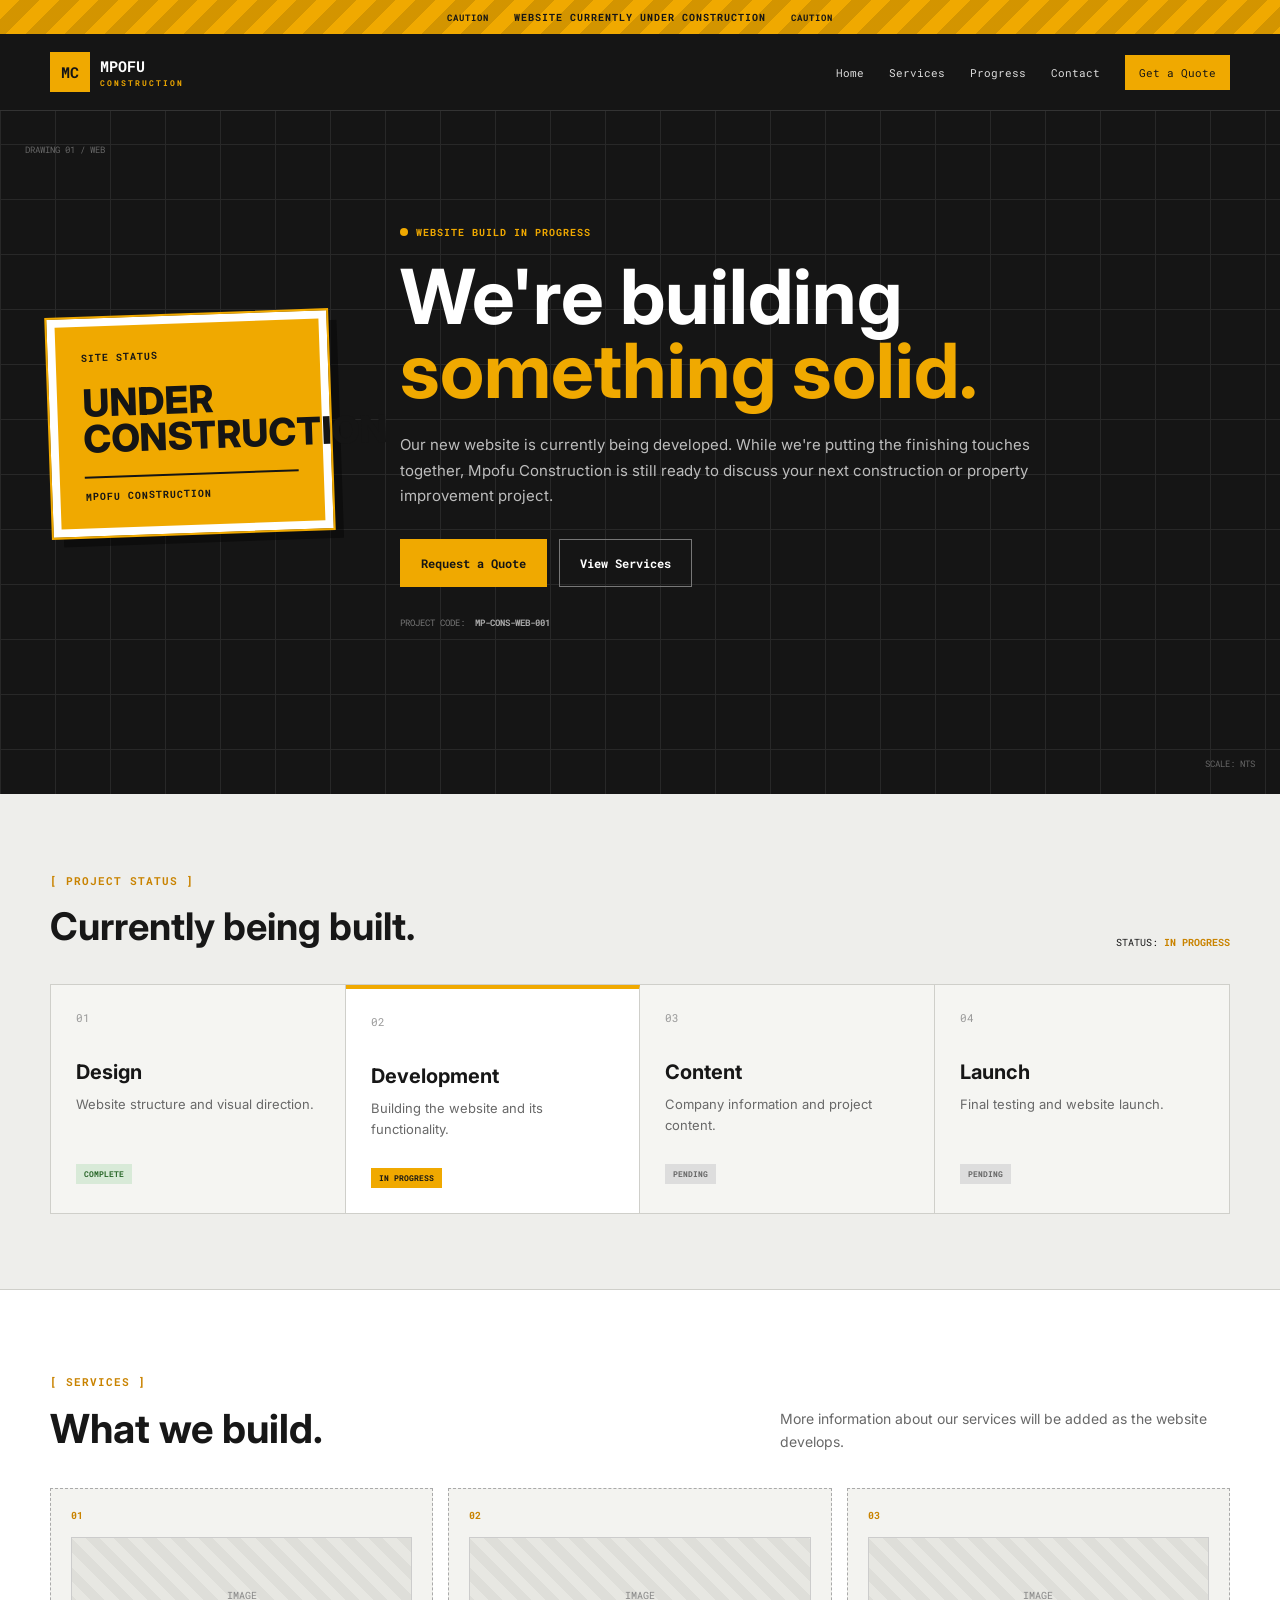
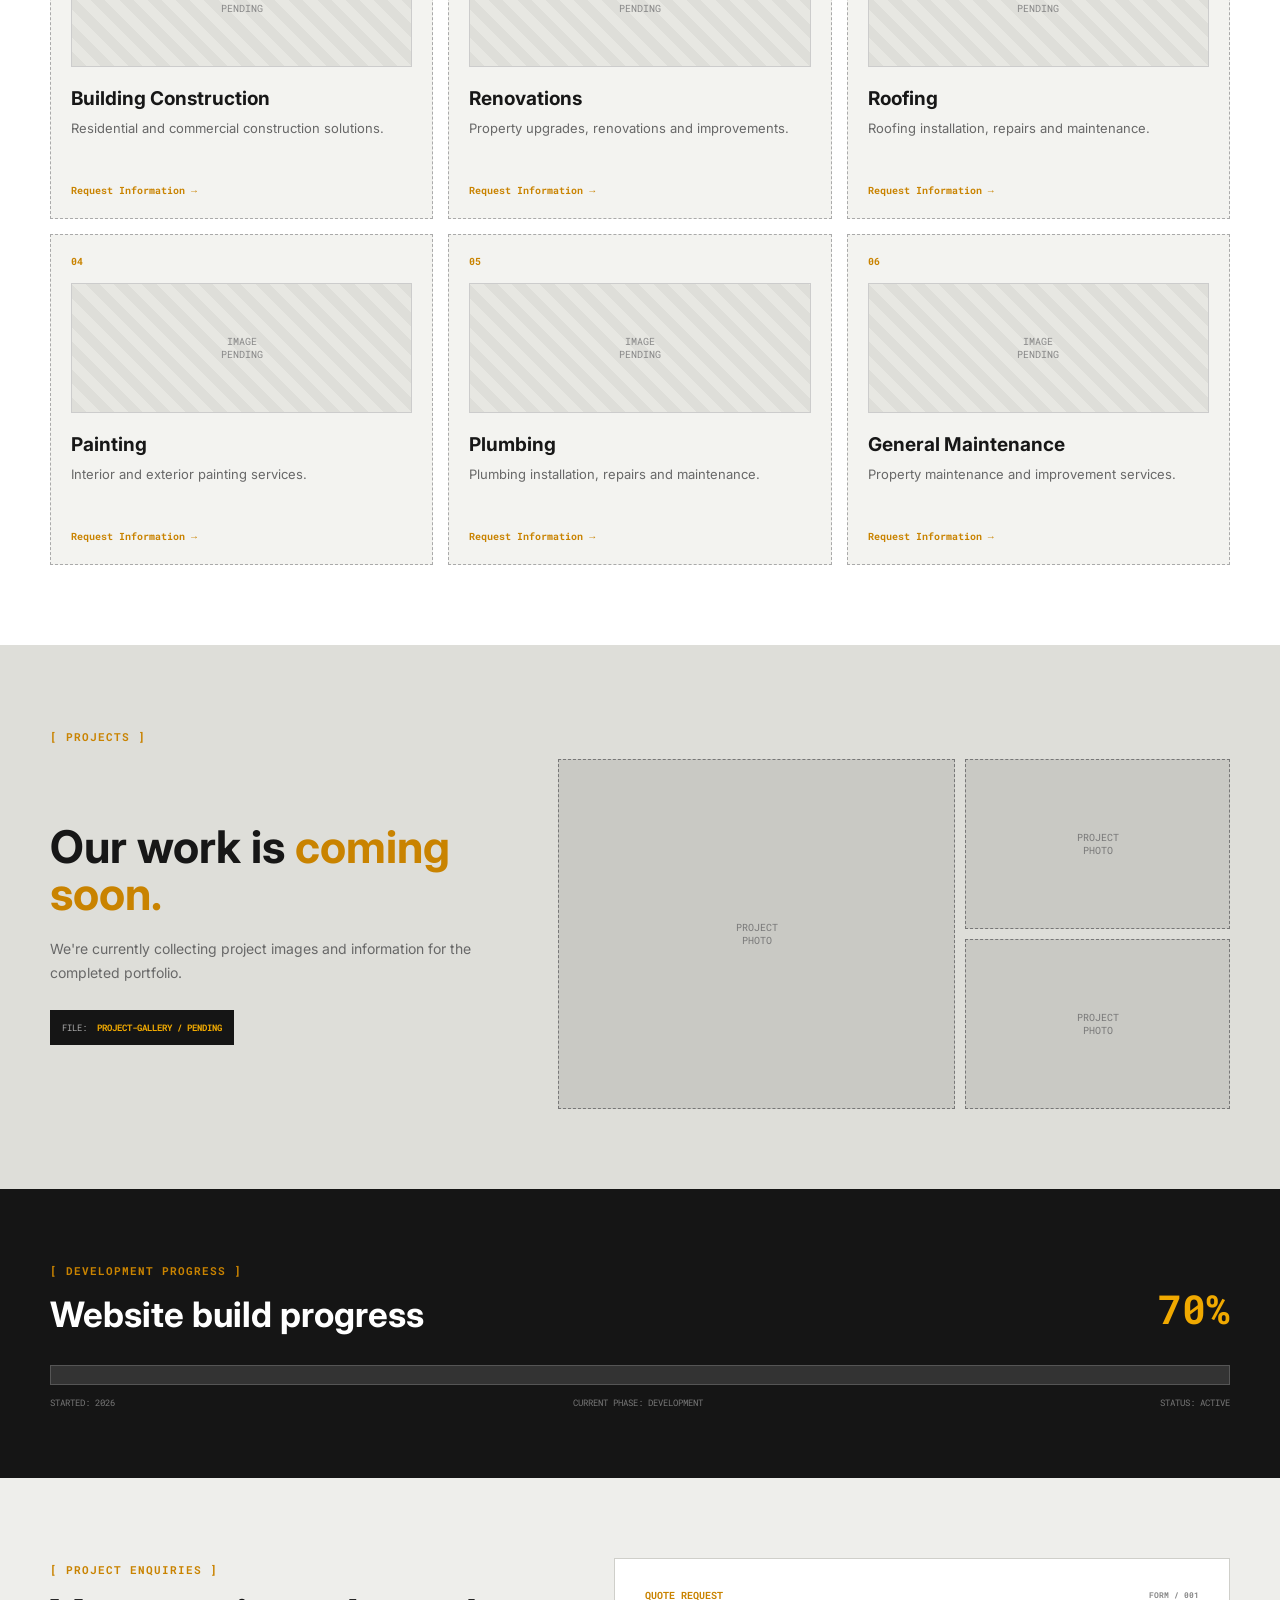
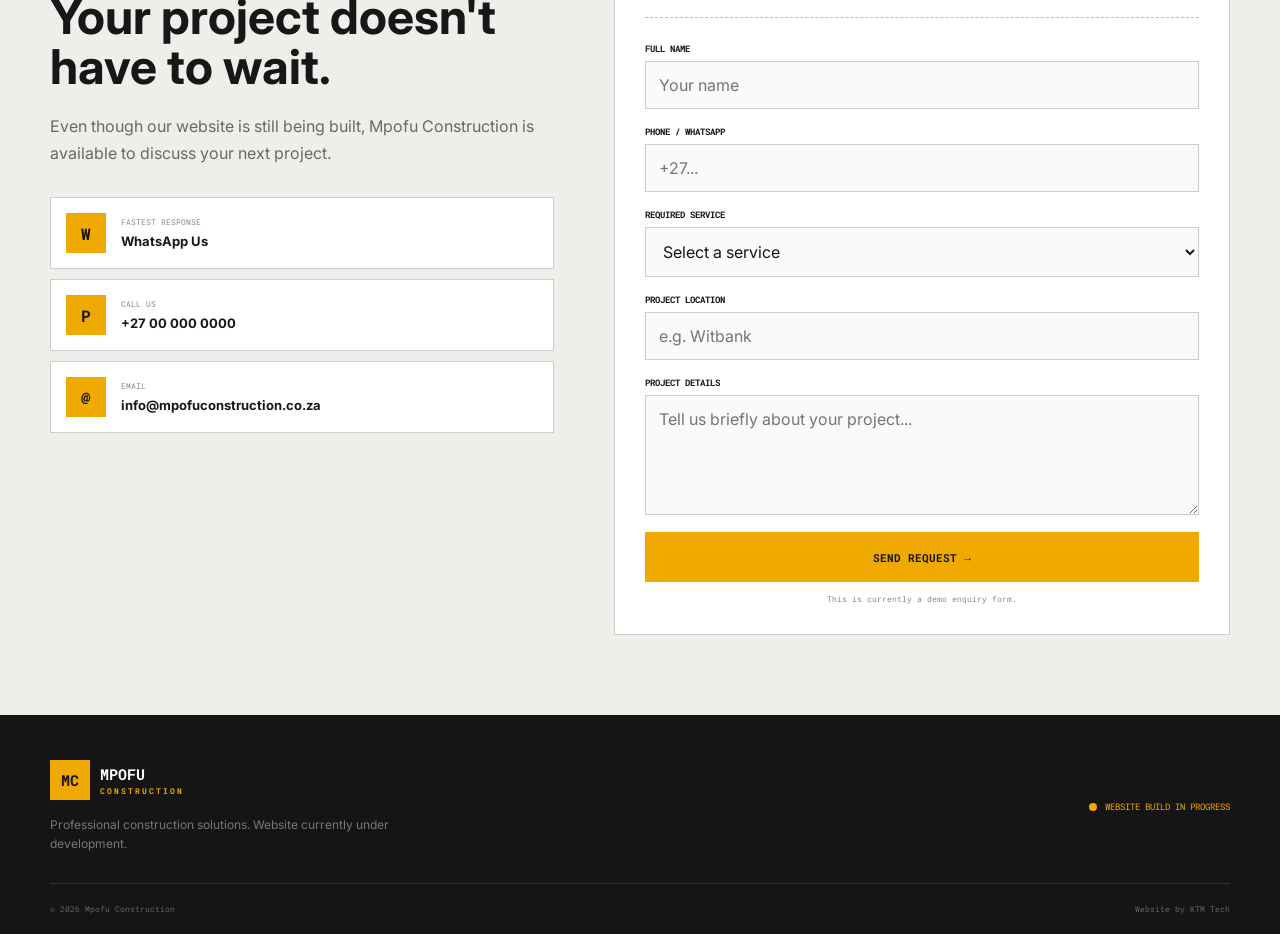
<file: index.html>
<!DOCTYPE html>
<html lang="en">

<head>

    <meta charset="UTF-8">
    <meta name="viewport" content="width=device-width, initial-scale=1.0">

    <title>Mpofu Construction | Website Under Construction</title>

    <meta
        name="description"
        content="Mpofu Construction - Professional construction and property improvement services in South Africa."
    >

    <link rel="preconnect" href="https://fonts.googleapis.com">
    <link rel="preconnect" href="https://fonts.gstatic.com" crossorigin>

    <link
        href="https://fonts.googleapis.com/css2?family=Inter:wght@400;500;600;700;800&family=Roboto+Mono:wght@400;500;600;700&display=swap"
        rel="stylesheet"
    >

    <link rel="stylesheet" href="Testing/styles.css">

</head>


<body>


    <!-- =====================================================
         TOP WARNING STRIP
    ====================================================== -->

    <div class="warning-strip">

        <div class="warning-pattern"></div>

        <div class="warning-content">

            <span>CAUTION</span>

            <p>
                WEBSITE CURRENTLY UNDER CONSTRUCTION
            </p>

            <span>CAUTION</span>

        </div>

    </div>


    <!-- =====================================================
         NAVIGATION
    ====================================================== -->

    <header class="navbar" id="navbar">

        <div class="container nav-inner">

            <a href="#home" class="logo">

                <div class="logo-mark">
                    MC
                </div>

                <div class="logo-text">
                    MPOFU
                    <span>CONSTRUCTION</span>
                </div>

            </a>


            <nav class="nav-links" id="navLinks">

                <a href="#home">Home</a>
                <a href="#services">Services</a>
                <a href="#progress">Progress</a>
                <a href="#contact">Contact</a>

                <a href="#contact" class="nav-cta">
                    Get a Quote
                </a>

            </nav>


            <button
                class="menu-btn"
                id="menuBtn"
                aria-label="Open navigation"
            >
                ☰
            </button>

        </div>

    </header>


    <!-- =====================================================
         MAIN
    ====================================================== -->

    <main>


        <!-- =================================================
             HERO / UNDER CONSTRUCTION
        ================================================== -->

        <section class="construction-hero" id="home">

            <div class="blueprint-grid"></div>

            <div class="container hero-container">

                <div class="construction-sign">

                    <div class="sign-top">
                        SITE STATUS
                    </div>

                    <div class="sign-main">
                        UNDER
                        <br>
                        CONSTRUCTION
                    </div>

                    <div class="sign-bottom">
                        MPOFU CONSTRUCTION
                    </div>

                </div>


                <div class="hero-content">

                    <div class="eyebrow">

                        <span class="status-dot"></span>

                        WEBSITE BUILD IN PROGRESS

                    </div>


                    <h1>
                        We're building
                        <span>something solid.</span>
                    </h1>


                    <p>
                        Our new website is currently being developed.
                        While we're putting the finishing touches together,
                        Mpofu Construction is still ready to discuss your
                        next construction or property improvement project.
                    </p>


                    <div class="hero-buttons">

                        <a
                            href="#contact"
                            class="button button-primary"
                        >
                            Request a Quote
                        </a>

                        <a
                            href="#services"
                            class="button button-secondary"
                        >
                            View Services
                        </a>

                    </div>


                    <div class="hero-note">

                        <span>PROJECT CODE:</span>

                        <strong>MP-CONS-WEB-001</strong>

                    </div>

                </div>

            </div>


            <div class="blueprint-label label-top-left">
                DRAWING 01 / WEB
            </div>

            <div class="blueprint-label label-bottom-right">
                SCALE: NTS
            </div>

        </section>


        <!-- =================================================
             COMPANY STATUS
        ================================================== -->

        <section class="status-section">

            <div class="container">

                <div class="section-heading-row">

                    <div>

                        <div class="section-tag">
                            PROJECT STATUS
                        </div>

                        <h2>
                            Currently being built.
                        </h2>

                    </div>

                    <div class="status-code">
                        STATUS: <strong>IN PROGRESS</strong>
                    </div>

                </div>


                <div class="status-grid">

                    <div class="status-card">

                        <span class="status-number">
                            01
                        </span>

                        <h3>
                            Design
                        </h3>

                        <p>
                            Website structure and visual direction.
                        </p>

                        <span class="complete">
                            COMPLETE
                        </span>

                    </div>


                    <div class="status-card active">

                        <span class="status-number">
                            02
                        </span>

                        <h3>
                            Development
                        </h3>

                        <p>
                            Building the website and its functionality.
                        </p>

                        <span class="building">
                            IN PROGRESS
                        </span>

                    </div>


                    <div class="status-card">

                        <span class="status-number">
                            03
                        </span>

                        <h3>
                            Content
                        </h3>

                        <p>
                            Company information and project content.
                        </p>

                        <span class="pending">
                            PENDING
                        </span>

                    </div>


                    <div class="status-card">

                        <span class="status-number">
                            04
                        </span>

                        <h3>
                            Launch
                        </h3>

                        <p>
                            Final testing and website launch.
                        </p>

                        <span class="pending">
                            PENDING
                        </span>

                    </div>

                </div>

            </div>

        </section>


        <!-- =================================================
             SERVICES
        ================================================== -->

        <section class="services-section" id="services">

            <div class="container">

                <div class="section-tag">
                    SERVICES
                </div>

                <div class="services-heading">

                    <h2>
                        What we build.
                    </h2>

                    <p>
                        More information about our services will be
                        added as the website develops.
                    </p>

                </div>


                <div class="service-grid">


                    <article class="service-box">

                        <div class="service-number">
                            01
                        </div>

                        <div class="placeholder-image">
                            <span>
                                IMAGE<br>
                                PENDING
                            </span>
                        </div>

                        <h3>
                            Building Construction
                        </h3>

                        <p>
                            Residential and commercial construction
                            solutions.
                        </p>

                        <a href="#contact">
                            Request Information →
                        </a>

                    </article>


                    <article class="service-box">

                        <div class="service-number">
                            02
                        </div>

                        <div class="placeholder-image">
                            <span>
                                IMAGE<br>
                                PENDING
                            </span>
                        </div>

                        <h3>
                            Renovations
                        </h3>

                        <p>
                            Property upgrades, renovations and
                            improvements.
                        </p>

                        <a href="#contact">
                            Request Information →
                        </a>

                    </article>


                    <article class="service-box">

                        <div class="service-number">
                            03
                        </div>

                        <div class="placeholder-image">
                            <span>
                                IMAGE<br>
                                PENDING
                            </span>
                        </div>

                        <h3>
                            Roofing
                        </h3>

                        <p>
                            Roofing installation, repairs and
                            maintenance.
                        </p>

                        <a href="#contact">
                            Request Information →
                        </a>

                    </article>


                    <article class="service-box">

                        <div class="service-number">
                            04
                        </div>

                        <div class="placeholder-image">
                            <span>
                                IMAGE<br>
                                PENDING
                            </span>
                        </div>

                        <h3>
                            Painting
                        </h3>

                        <p>
                            Interior and exterior painting services.
                        </p>

                        <a href="#contact">
                            Request Information →
                        </a>

                    </article>


                    <article class="service-box">

                        <div class="service-number">
                            05
                        </div>

                        <div class="placeholder-image">
                            <span>
                                IMAGE<br>
                                PENDING
                            </span>
                        </div>

                        <h3>
                            Plumbing
                        </h3>

                        <p>
                            Plumbing installation, repairs and
                            maintenance.
                        </p>

                        <a href="#contact">
                            Request Information →
                        </a>

                    </article>


                    <article class="service-box">

                        <div class="service-number">
                            06
                        </div>

                        <div class="placeholder-image">
                            <span>
                                IMAGE<br>
                                PENDING
                            </span>
                        </div>

                        <h3>
                            General Maintenance
                        </h3>

                        <p>
                            Property maintenance and improvement
                            services.
                        </p>

                        <a href="#contact">
                            Request Information →
                        </a>

                    </article>


                </div>

            </div>

        </section>


        <!-- =================================================
             PROJECT PLACEHOLDER
        ================================================== -->

        <section class="projects-section">

            <div class="container">

                <div class="section-tag">
                    PROJECTS
                </div>

                <div class="projects-layout">

                    <div class="project-intro">

                        <h2>
                            Our work is
                            <span>coming soon.</span>
                        </h2>

                        <p>
                            We're currently collecting project images
                            and information for the completed portfolio.
                        </p>

                        <div class="file-box">

                            <span>
                                FILE:
                            </span>

                            <strong>
                                PROJECT-GALLERY / PENDING
                            </strong>

                        </div>

                    </div>


                    <div class="project-placeholders">

                        <div class="project-placeholder large">
                            <span>
                                PROJECT<br>
                                PHOTO
                            </span>
                        </div>

                        <div class="project-placeholder">
                            <span>
                                PROJECT<br>
                                PHOTO
                            </span>
                        </div>

                        <div class="project-placeholder">
                            <span>
                                PROJECT<br>
                                PHOTO
                            </span>
                        </div>

                    </div>

                </div>

            </div>

        </section>


        <!-- =================================================
             PROGRESS
        ================================================== -->

        <section class="progress-section" id="progress">

            <div class="container progress-container">

                <div class="progress-header">

                    <div>

                        <div class="section-tag">
                            DEVELOPMENT PROGRESS
                        </div>

                        <h2>
                            Website build progress
                        </h2>

                    </div>

                    <strong class="progress-percentage">
                        70%
                    </strong>

                </div>


                <div class="progress-bar">

                    <div
                        class="progress-fill"
                        id="progressFill"
                    ></div>

                </div>


                <div class="progress-details">

                    <span>
                        STARTED: 2026
                    </span>

                    <span>
                        CURRENT PHASE: DEVELOPMENT
                    </span>

                    <span>
                        STATUS: ACTIVE
                    </span>

                </div>

            </div>

        </section>


        <!-- =================================================
             CONTACT / LEAD GENERATION
        ================================================== -->

        <section class="contact-section" id="contact">

            <div class="container contact-grid">


                <div class="contact-information">

                    <div class="section-tag">
                        PROJECT ENQUIRIES
                    </div>

                    <h2>
                        Your project
                        doesn't have to wait.
                    </h2>

                    <p>
                        Even though our website is still being built,
                        Mpofu Construction is available to discuss
                        your next project.
                    </p>


                    <div class="contact-options">

                        <a
                            href="https://wa.me/27000000000"
                            class="contact-option"
                            target="_blank"
                            rel="noopener noreferrer"
                        >

                            <span class="contact-option-icon">
                                W
                            </span>

                            <span>

                                <small>
                                    FASTEST RESPONSE
                                </small>

                                <strong>
                                    WhatsApp Us
                                </strong>

                            </span>

                        </a>


                        <a
                            href="tel:+27000000000"
                            class="contact-option"
                        >

                            <span class="contact-option-icon">
                                P
                            </span>

                            <span>

                                <small>
                                    CALL US
                                </small>

                                <strong>
                                    +27 00 000 0000
                                </strong>

                            </span>

                        </a>


                        <a
                            href="mailto:info@mpofuconstruction.co.za"
                            class="contact-option"
                        >

                            <span class="contact-option-icon">
                                @
                            </span>

                            <span>

                                <small>
                                    EMAIL
                                </small>

                                <strong>
                                    info@mpofuconstruction.co.za
                                </strong>

                            </span>

                        </a>

                    </div>

                </div>


                <form
                    class="quote-form"
                    id="quoteForm"
                >

                    <div class="form-header">

                        <span>
                            QUOTE REQUEST
                        </span>

                        <small>
                            FORM / 001
                        </small>

                    </div>


                    <div class="form-group">

                        <label for="name">
                            Full Name
                        </label>

                        <input
                            type="text"
                            id="name"
                            name="name"
                            placeholder="Your name"
                            required
                        >

                    </div>


                    <div class="form-group">

                        <label for="phone">
                            Phone / WhatsApp
                        </label>

                        <input
                            type="tel"
                            id="phone"
                            name="phone"
                            placeholder="+27..."
                            required
                        >

                    </div>


                    <div class="form-group">

                        <label for="service">
                            Required Service
                        </label>

                        <select
                            id="service"
                            name="service"
                        >

                            <option value="">
                                Select a service
                            </option>

                            <option value="Building Construction">
                                Building Construction
                            </option>

                            <option value="Renovations">
                                Renovations
                            </option>

                            <option value="Roofing">
                                Roofing
                            </option>

                            <option value="Painting">
                                Painting
                            </option>

                            <option value="Plumbing">
                                Plumbing
                            </option>

                            <option value="General Maintenance">
                                General Maintenance
                            </option>

                            <option value="Other">
                                Other
                            </option>

                        </select>

                    </div>


                    <div class="form-group">

                        <label for="location">
                            Project Location
                        </label>

                        <input
                            type="text"
                            id="location"
                            name="location"
                            placeholder="e.g. Witbank"
                        >

                    </div>


                    <div class="form-group">

                        <label for="message">
                            Project Details
                        </label>

                        <textarea
                            id="message"
                            name="message"
                            placeholder="Tell us briefly about your project..."
                            required
                        ></textarea>

                    </div>


                    <button
                        type="submit"
                        class="submit-button"
                    >
                        SEND REQUEST →
                    </button>


                    <p class="form-note">
                        This is currently a demo enquiry form.
                    </p>

                </form>

            </div>

        </section>


    </main>


    <!-- =====================================================
         FOOTER
    ====================================================== -->

    <footer>

        <div class="container footer-content">

            <div class="footer-brand">

                <a href="#home" class="logo">

                    <div class="logo-mark">
                        MC
                    </div>

                    <div class="logo-text">
                        MPOFU
                        <span>CONSTRUCTION</span>
                    </div>

                </a>

                <p>
                    Professional construction solutions.
                    Website currently under development.
                </p>

            </div>


            <div class="footer-status">

                <span class="status-dot"></span>

                WEBSITE BUILD IN PROGRESS

            </div>


            <div class="footer-bottom">

                <span>
                    © 2026 Mpofu Construction
                </span>

                <span>
                    Website by KTM Tech
                </span>

            </div>

        </div>

    </footer>


    <script src="Testing/scripts.js"></script>

</body>

</html>
</file>
<file: Testing/styles.css>
/* =========================================================
   MPOFU CONSTRUCTION
   WEBSITE UNDER CONSTRUCTION
========================================================= */


/* =========================================================
   RESET
========================================================= */

* {
    margin: 0;
    padding: 0;
    box-sizing: border-box;
}

html {
    scroll-behavior: smooth;
}

body {
    font-family: "Inter", sans-serif;
    background: #eeeeeb;
    color: #171717;
    overflow-x: hidden;
}

a {
    color: inherit;
    text-decoration: none;
}

button,
input,
textarea,
select {
    font: inherit;
}

img {
    width: 100%;
    display: block;
}


/* =========================================================
   VARIABLES
========================================================= */

:root {
    --black: #151515;
    --dark: #202020;
    --grey: #686868;
    --light-grey: #deded9;
    --background: #eeeeeb;
    --white: #ffffff;
    --yellow: #f0a900;
    --yellow-dark: #c98300;
    --red: #c93225;
    --border: #cfcfca;
    --container: 1180px;
}


/* =========================================================
   GENERAL
========================================================= */

.container {
    width: min(var(--container), calc(100% - 40px));
    margin: 0 auto;
}

.section-tag {
    display: inline-block;
    margin-bottom: 15px;
    color: var(--yellow-dark);
    font-family: "Roboto Mono", monospace;
    font-size: 11px;
    font-weight: 700;
    letter-spacing: 1px;
}

.section-tag::before {
    content: "[ ";
}

.section-tag::after {
    content: " ]";
}

h1,
h2,
h3 {
    font-weight: 700;
}

.button {
    display: inline-flex;
    align-items: center;
    justify-content: center;
    min-height: 48px;
    padding: 0 20px;
    border: 1px solid transparent;
    font-family: "Roboto Mono", monospace;
    font-size: 12px;
    font-weight: 700;
    transition: 0.2s ease;
}

.button-primary {
    background: var(--yellow);
    color: var(--black);
}

.button-primary:hover {
    background: var(--yellow-dark);
}

.button-secondary {
    border-color: #777;
    color: var(--white);
}

.button-secondary:hover {
    background: var(--white);
    color: var(--black);
}


/* =========================================================
   WARNING STRIP
========================================================= */

.warning-strip {
    position: relative;
    height: 34px;
    overflow: hidden;
    background: var(--yellow);
    color: var(--black);
}

.warning-pattern {
    position: absolute;
    inset: 0;
    background: repeating-linear-gradient(
        135deg,
        transparent 0,
        transparent 14px,
        rgba(0, 0, 0, 0.12) 14px,
        rgba(0, 0, 0, 0.12) 28px
    );
}

.warning-content {
    position: relative;
    z-index: 2;
    height: 100%;
    display: flex;
    align-items: center;
    justify-content: center;
    gap: 25px;
    font-family: "Roboto Mono", monospace;
    font-size: 10px;
    font-weight: 700;
    letter-spacing: 1px;
}

.warning-content span {
    font-size: 9px;
}

.warning-content p {
    margin: 0;
}


/* =========================================================
   NAVIGATION
========================================================= */

.navbar {
    position: absolute;
    top: 34px;
    left: 0;
    width: 100%;
    z-index: 1000;
    padding: 18px 0;
    background: var(--black);
    border-bottom: 1px solid #333;
}

.navbar.scrolled {
    position: fixed;
    top: 0;
}

.nav-inner {
    display: flex;
    align-items: center;
    justify-content: space-between;
}

.logo {
    display: flex;
    align-items: center;
    gap: 10px;
    color: var(--white);
}

.logo-mark {
    width: 40px;
    height: 40px;
    display: grid;
    place-items: center;
    background: var(--yellow);
    color: var(--black);
    font-family: "Roboto Mono", monospace;
    font-size: 15px;
    font-weight: 700;
}

.logo-text {
    font-family: "Roboto Mono", monospace;
    font-size: 15px;
    font-weight: 700;
}

.logo-text span {
    display: block;
    color: var(--yellow);
    font-size: 8px;
    letter-spacing: 2px;
    margin-top: 2px;
}

.nav-links {
    display: flex;
    align-items: center;
    gap: 25px;
    color: #ddd;
    font-family: "Roboto Mono", monospace;
    font-size: 11px;
}

.nav-links a:hover {
    color: var(--yellow);
}

.nav-cta {
    padding: 10px 14px;
    background: var(--yellow);
    color: var(--black) !important;
}

.nav-cta:hover {
    background: var(--white);
}

.menu-btn {
    display: none;
    width: 40px;
    height: 40px;
    background: transparent;
    border: 1px solid #555;
    color: var(--white);
    cursor: pointer;
    font-size: 18px;
}


/* =========================================================
   HERO
========================================================= */

.construction-hero {
    position: relative;
    min-height: 760px;
    display: flex;
    align-items: center;
    padding: 100px 0 80px;
    background: var(--black);
    color: var(--white);
    overflow: hidden;
}

.blueprint-grid {
    position: absolute;
    inset: 0;
    opacity: 0.08;
    background-image:
        linear-gradient(#fff 1px, transparent 1px),
        linear-gradient(90deg, #fff 1px, transparent 1px);
    background-size: 55px 55px;
}

.hero-container {
    position: relative;
    z-index: 2;
    display: grid;
    grid-template-columns: 280px 1fr;
    gap: 70px;
    align-items: center;
}

.construction-sign {
    background: var(--yellow);
    color: var(--black);
    border: 8px solid var(--white);
    outline: 2px solid var(--yellow);
    padding: 25px;
    transform: rotate(-2deg);
    box-shadow: 10px 10px 0 rgba(0, 0, 0, 0.4);
}

.sign-top,
.sign-bottom {
    font-family: "Roboto Mono", monospace;
    font-size: 10px;
    font-weight: 700;
    letter-spacing: 1px;
}

.sign-main {
    padding: 20px 0;
    font-size: 38px;
    line-height: 0.95;
    font-weight: 800;
}

.sign-bottom {
    border-top: 2px solid var(--black);
    padding-top: 12px;
}

.eyebrow {
    display: inline-flex;
    align-items: center;
    gap: 8px;
    margin-bottom: 20px;
    color: var(--yellow);
    font-family: "Roboto Mono", monospace;
    font-size: 10px;
    font-weight: 700;
    letter-spacing: 1px;
}

.status-dot {
    width: 8px;
    height: 8px;
    display: inline-block;
    border-radius: 50%;
    background: var(--yellow);
}

.hero-content h1 {
    max-width: 750px;
    margin-bottom: 25px;
    font-size: clamp(45px, 7vw, 76px);
    line-height: 0.98;
}

.hero-content h1 span {
    display: block;
    color: var(--yellow);
}

.hero-content > p {
    max-width: 650px;
    margin-bottom: 30px;
    color: #bdbdbd;
    line-height: 1.7;
    font-size: 15px;
}

.hero-buttons {
    display: flex;
    flex-wrap: wrap;
    gap: 12px;
}

.hero-note {
    display: flex;
    gap: 10px;
    margin-top: 30px;
    color: #777;
    font-family: "Roboto Mono", monospace;
    font-size: 9px;
}

.hero-note strong {
    color: #aaa;
}

.blueprint-label {
    position: absolute;
    z-index: 2;
    color: #666;
    font-family: "Roboto Mono", monospace;
    font-size: 9px;
}

.label-top-left {
    top: 110px;
    left: 25px;
}

.label-bottom-right {
    right: 25px;
    bottom: 25px;
}


/* =========================================================
   STATUS
========================================================= */

.status-section {
    padding: 75px 0;
    background: var(--background);
    border-bottom: 1px solid var(--border);
}

.section-heading-row {
    display: flex;
    align-items: end;
    justify-content: space-between;
    gap: 30px;
    margin-bottom: 35px;
}

.section-heading-row h2 {
    font-size: 38px;
}

.status-code {
    font-family: "Roboto Mono", monospace;
    font-size: 10px;
}

.status-code strong {
    color: var(--yellow-dark);
}

.status-grid {
    display: grid;
    grid-template-columns: repeat(4, 1fr);
    border: 1px solid var(--border);
}

.status-card {
    min-height: 220px;
    padding: 25px;
    background: #f5f5f2;
    border-right: 1px solid var(--border);
}

.status-card:last-child {
    border-right: none;
}

.status-card.active {
    background: var(--white);
    border-top: 4px solid var(--yellow);
}

.status-number {
    display: block;
    margin-bottom: 35px;
    color: #999;
    font-family: "Roboto Mono", monospace;
    font-size: 11px;
}

.status-card h3 {
    margin-bottom: 10px;
    font-size: 20px;
}

.status-card p {
    min-height: 50px;
    color: var(--grey);
    font-size: 13px;
    line-height: 1.6;
}

.complete,
.building,
.pending {
    display: inline-block;
    margin-top: 20px;
    padding: 5px 8px;
    font-family: "Roboto Mono", monospace;
    font-size: 8px;
    font-weight: 700;
}

.complete {
    background: #d8ead8;
    color: #286628;
}

.building {
    background: var(--yellow);
    color: var(--black);
}

.pending {
    background: #ddd;
    color: #666;
}


/* =========================================================
   SERVICES
========================================================= */

.services-section {
    padding: 80px 0;
    background: var(--white);
}

.services-heading {
    display: flex;
    justify-content: space-between;
    align-items: end;
    gap: 30px;
    margin-bottom: 35px;
}

.services-heading h2 {
    font-size: 40px;
}

.services-heading p {
    max-width: 450px;
    color: var(--grey);
    font-size: 14px;
    line-height: 1.6;
}

.service-grid {
    display: grid;
    grid-template-columns: repeat(3, 1fr);
    gap: 15px;
}

.service-box {
    position: relative;
    padding: 20px;
    background: #f3f3f0;
    border: 1px dashed #aaa;
}

.service-box:hover {
    border-color: var(--yellow-dark);
}

.service-number {
    margin-bottom: 15px;
    color: var(--yellow-dark);
    font-family: "Roboto Mono", monospace;
    font-size: 10px;
    font-weight: 700;
}

.placeholder-image {
    height: 130px;
    display: grid;
    place-items: center;
    margin-bottom: 20px;
    background:
        repeating-linear-gradient(
            45deg,
            #deded9,
            #deded9 10px,
            #e7e7e2 10px,
            #e7e7e2 20px
        );
    border: 1px solid #ccc;
    color: #888;
    text-align: center;
    font-family: "Roboto Mono", monospace;
    font-size: 10px;
}

.service-box h3 {
    margin-bottom: 8px;
    font-size: 19px;
}

.service-box p {
    min-height: 45px;
    margin-bottom: 15px;
    color: var(--grey);
    font-size: 13px;
    line-height: 1.6;
}

.service-box a {
    color: var(--yellow-dark);
    font-family: "Roboto Mono", monospace;
    font-size: 10px;
    font-weight: 700;
}


/* =========================================================
   PROJECTS
========================================================= */

.projects-section {
    padding: 80px 0;
    background: #deded9;
}

.projects-layout {
    display: grid;
    grid-template-columns: 0.8fr 1.2fr;
    gap: 60px;
    align-items: center;
}

.project-intro h2 {
    max-width: 450px;
    margin-bottom: 20px;
    font-size: 45px;
    line-height: 1.05;
}

.project-intro h2 span {
    color: var(--yellow-dark);
}

.project-intro p {
    max-width: 450px;
    color: var(--grey);
    line-height: 1.7;
    font-size: 14px;
}

.file-box {
    display: inline-flex;
    gap: 10px;
    margin-top: 25px;
    padding: 12px;
    background: var(--black);
    color: #aaa;
    font-family: "Roboto Mono", monospace;
    font-size: 9px;
}

.file-box strong {
    color: var(--yellow);
}

.project-placeholders {
    display: grid;
    grid-template-columns: 1.5fr 1fr;
    grid-template-rows: 170px 170px;
    gap: 10px;
}

.project-placeholder {
    display: grid;
    place-items: center;
    background: #c9c9c4;
    border: 1px dashed #777;
    color: #777;
    text-align: center;
    font-family: "Roboto Mono", monospace;
    font-size: 10px;
}

.project-placeholder.large {
    grid-row: span 2;
}


/* =========================================================
   PROGRESS
========================================================= */

.progress-section {
    padding: 70px 0;
    background: var(--black);
    color: var(--white);
}

.progress-header {
    display: flex;
    justify-content: space-between;
    align-items: end;
    gap: 30px;
    margin-bottom: 30px;
}

.progress-header h2 {
    font-size: 35px;
}

.progress-percentage {
    color: var(--yellow);
    font-family: "Roboto Mono", monospace;
    font-size: 40px;
}

.progress-bar {
    height: 20px;
    background: #333;
    border: 1px solid #555;
}

.progress-fill {
    width: 0;
    height: 100%;
    background: var(--yellow);
    transition: width 1.5s ease;
}

.progress-details {
    display: flex;
    justify-content: space-between;
    gap: 20px;
    margin-top: 12px;
    color: #777;
    font-family: "Roboto Mono", monospace;
    font-size: 9px;
}


/* =========================================================
   CONTACT
========================================================= */

.contact-section {
    padding: 80px 0;
    background: var(--background);
}

.contact-grid {
    display: grid;
    grid-template-columns: 0.9fr 1.1fr;
    gap: 60px;
}

.contact-information h2 {
    max-width: 550px;
    margin-bottom: 20px;
    font-size: 48px;
    line-height: 1.05;
}

.contact-information > p {
    max-width: 500px;
    color: var(--grey);
    line-height: 1.7;
}

.contact-options {
    display: grid;
    gap: 10px;
    margin-top: 30px;
}

.contact-option {
    display: flex;
    align-items: center;
    gap: 15px;
    padding: 15px;
    background: var(--white);
    border: 1px solid var(--border);
}

.contact-option:hover {
    border-color: var(--yellow-dark);
}

.contact-option-icon {
    width: 40px;
    height: 40px;
    display: grid;
    place-items: center;
    background: var(--yellow);
    font-family: "Roboto Mono", monospace;
    font-weight: 700;
}

.contact-option small {
    display: block;
    margin-bottom: 3px;
    color: #888;
    font-family: "Roboto Mono", monospace;
    font-size: 8px;
}

.contact-option strong {
    font-size: 13px;
}

.quote-form {
    padding: 30px;
    background: var(--white);
    border: 1px solid var(--border);
}

.form-header {
    display: flex;
    justify-content: space-between;
    margin-bottom: 25px;
    padding-bottom: 15px;
    border-bottom: 1px dashed #bbb;
    font-family: "Roboto Mono", monospace;
    font-size: 10px;
    font-weight: 700;
}

.form-header span {
    color: var(--yellow-dark);
}

.form-header small {
    color: #888;
}

.form-group {
    display: grid;
    gap: 7px;
    margin-bottom: 17px;
}

.form-group label {
    font-family: "Roboto Mono", monospace;
    font-size: 9px;
    font-weight: 700;
    text-transform: uppercase;
}

.form-group input,
.form-group textarea,
.form-group select {
    width: 100%;
    padding: 13px;
    border: 1px solid #ccc;
    background: #fafafa;
    color: var(--black);
    outline: none;
}

.form-group input:focus,
.form-group textarea:focus,
.form-group select:focus {
    border-color: var(--yellow-dark);
}

.form-group textarea {
    min-height: 120px;
    resize: vertical;
}

.submit-button {
    width: 100%;
    min-height: 50px;
    border: none;
    background: var(--yellow);
    color: var(--black);
    font-family: "Roboto Mono", monospace;
    font-size: 11px;
    font-weight: 700;
    cursor: pointer;
}

.submit-button:hover {
    background: var(--yellow-dark);
}

.form-note {
    margin-top: 12px;
    color: #888;
    text-align: center;
    font-family: "Roboto Mono", monospace;
    font-size: 8px;
}


/* =========================================================
   FOOTER
========================================================= */

footer {
    padding: 45px 0 20px;
    background: var(--black);
    color: var(--white);
}

.footer-content {
    display: grid;
    grid-template-columns: 1fr auto;
    gap: 30px;
}

.footer-brand p {
    max-width: 350px;
    margin-top: 15px;
    color: #777;
    font-size: 12px;
    line-height: 1.6;
}

.footer-status {
    align-self: center;
    display: flex;
    align-items: center;
    gap: 8px;
    color: var(--yellow);
    font-family: "Roboto Mono", monospace;
    font-size: 9px;
}

.footer-bottom {
    grid-column: 1 / -1;
    display: flex;
    justify-content: space-between;
    padding-top: 20px;
    border-top: 1px solid #333;
    color: #666;
    font-family: "Roboto Mono", monospace;
    font-size: 8px;
}


/* =========================================================
   RESPONSIVE
========================================================= */

@media (max-width: 900px) {

    .nav-links {
        position: absolute;
        top: calc(100% + 1px);
        left: 20px;
        right: 20px;
        display: none;
        flex-direction: column;
        align-items: stretch;
        gap: 0;
        padding: 10px;
        background: var(--black);
        border: 1px solid #444;
    }

    .nav-links.active {
        display: flex;
    }

    .nav-links a {
        padding: 13px;
    }

    .nav-cta {
        text-align: center;
    }

    .menu-btn {
        display: block;
    }

    .hero-container {
        grid-template-columns: 1fr;
        gap: 45px;
    }

    .construction-sign {
        width: 240px;
    }

    .status-grid {
        grid-template-columns: 1fr 1fr;
    }

    .status-card:nth-child(2) {
        border-right: none;
    }

    .service-grid {
        grid-template-columns: 1fr 1fr;
    }

    .projects-layout,
    .contact-grid {
        grid-template-columns: 1fr;
        gap: 40px;
    }

    .footer-content {
        grid-template-columns: 1fr;
    }

    .footer-status {
        justify-self: start;
    }

    .footer-bottom {
        grid-column: auto;
    }
}


@media (max-width: 600px) {

    .container {
        width: calc(100% - 28px);
    }

    .warning-content {
        gap: 10px;
        font-size: 8px;
    }

    .construction-hero {
        min-height: 780px;
        padding-top: 120px;
    }

    .construction-sign {
        width: 210px;
    }

    .sign-main {
        font-size: 31px;
    }

    .hero-content h1 {
        font-size: 45px;
    }

    .hero-buttons {
        flex-direction: column;
        align-items: stretch;
    }

    .button {
        width: 100%;
    }

    .section-heading-row,
    .services-heading,
    .progress-header {
        display: block;
    }

    .section-heading-row h2,
    .services-heading h2,
    .progress-header h2 {
        font-size: 32px;
    }

    .status-code {
        margin-top: 15px;
    }

    .status-grid,
    .service-grid {
        grid-template-columns: 1fr;
    }

    .status-card {
        border-right: none;
        border-bottom: 1px solid var(--border);
    }

    .status-card:last-child {
        border-bottom: none;
    }

    .project-intro h2 {
        font-size: 38px;
    }

    .project-placeholders {
        grid-template-columns: 1fr;
        grid-template-rows: 200px 150px 150px;
    }

    .project-placeholder.large {
        grid-row: auto;
    }

    .progress-percentage {
        display: block;
        margin-top: 15px;
    }

    .progress-details {
        flex-direction: column;
        gap: 7px;
    }

    .contact-information h2 {
        font-size: 40px;
    }

    .quote-form {
        padding: 22px;
    }

    .footer-bottom {
        flex-direction: column;
        gap: 10px;
    }
}
</file>
